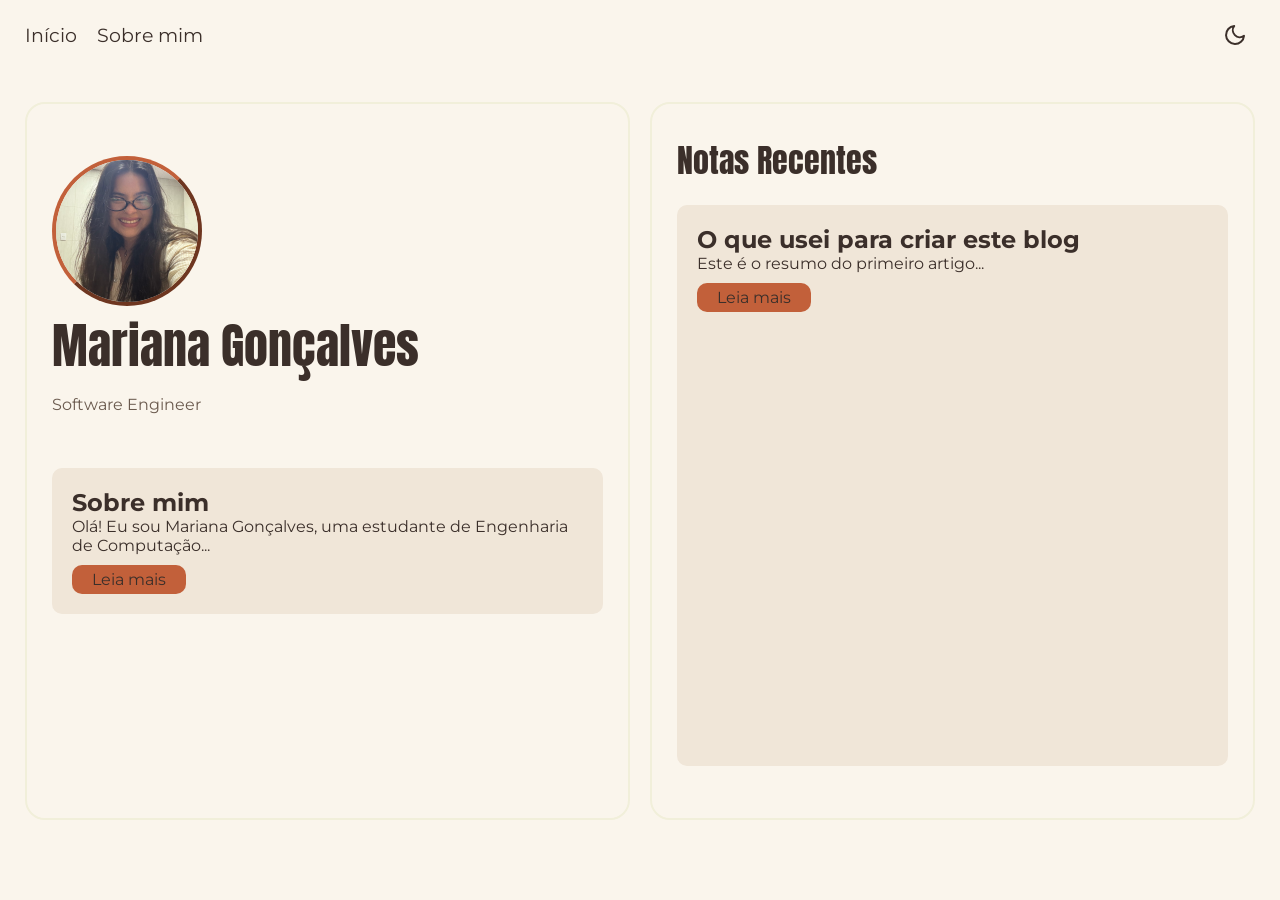
<file: index.html>
<!DOCTYPE html>
<html lang="pt-br">
<head>
    <meta charset="UTF-8">
    <meta name="viewport" content="width=device-width, initial-scale=1.0">
    <meta name="description" content="Bem-vindo ao meu blog pessoal, onde compartilho minhas experiências e aprendizados em tecnologia.">
    <title>Home | Mariana Gonçalves</title>
    <link rel="stylesheet" href="css/style.css">
    <script src="js/main.js" defer></script>
</head>
<body>
    <div id="wrapper">
        
        <div class="header">
            <ul class="menu">
                <li><a href="index.html">Início</a></li>
                <li><a href="sobre.html">Sobre mim</a></li>
            </ul>
            <button id="themeToggle">
                <svg class="moon-icon" viewBox="0 0 24 24" aria-hidden="true">
                    <path d="M21 12.79A9 9 0 1 1 11.21 3
                            7 7 0 0 0 21 12.79z"></path>
                </svg>
                <svg class="sun-icon is-hidden" viewBox="0 0 24 24" aria-hidden="true">
                    <circle cx="12" cy="12" r="4"></circle>
                    <path d="M12 2v2"></path>
                    <path d="M12 20v2"></path>
                    <path d="m4.93 4.93 1.41 1.41"></path>
                    <path d="m17.66 17.66 1.41 1.41"></path>
                    <path d="M2 12h2"></path>
                    <path d="M20 12h2"></path>
                    <path d="m6.34 17.66-1.41 1.41"></path>
                    <path d="m19.07 4.93-1.41 1.41"></path>
                </svg>
            </button>
        </div>

        <main class="main-content">
            <div class="body-content">

                <div class="info">
                    <img class="foto" src="assets/img/foto_perfil.jpeg" alt="Foto de Mariana Gonçalves">
                    <h1 class="nome">Mariana Gonçalves</h1>
                    <p class="texto-introdutorio">Software Engineer</p>
                </div>

                <div class="resumos">
                    <article class="resobremim">
                        <h2>Sobre mim</h2>
                        <p class="texto-artigo">Olá! Eu sou Mariana Gonçalves, uma estudante de Engenharia de Computação...</p>
                        <a href="sobre.html" class="botão">Leia mais</a>
                    </article>
                </div>
            </div>    

            <div class="content-artigos">
                <h3 class="titulo-notas">Notas Recentes</h3>
                <article class="artigo">
                    <h2>O que usei para criar este blog</h2>
                    <p class="texto-artigo">Este é o resumo do primeiro artigo...</p>
                    <a href="artigos/oqueusei.html" class="botão">Leia mais</a>
                </article>
            </div>
        </main>

    </div>
</body>
</html>
</file>
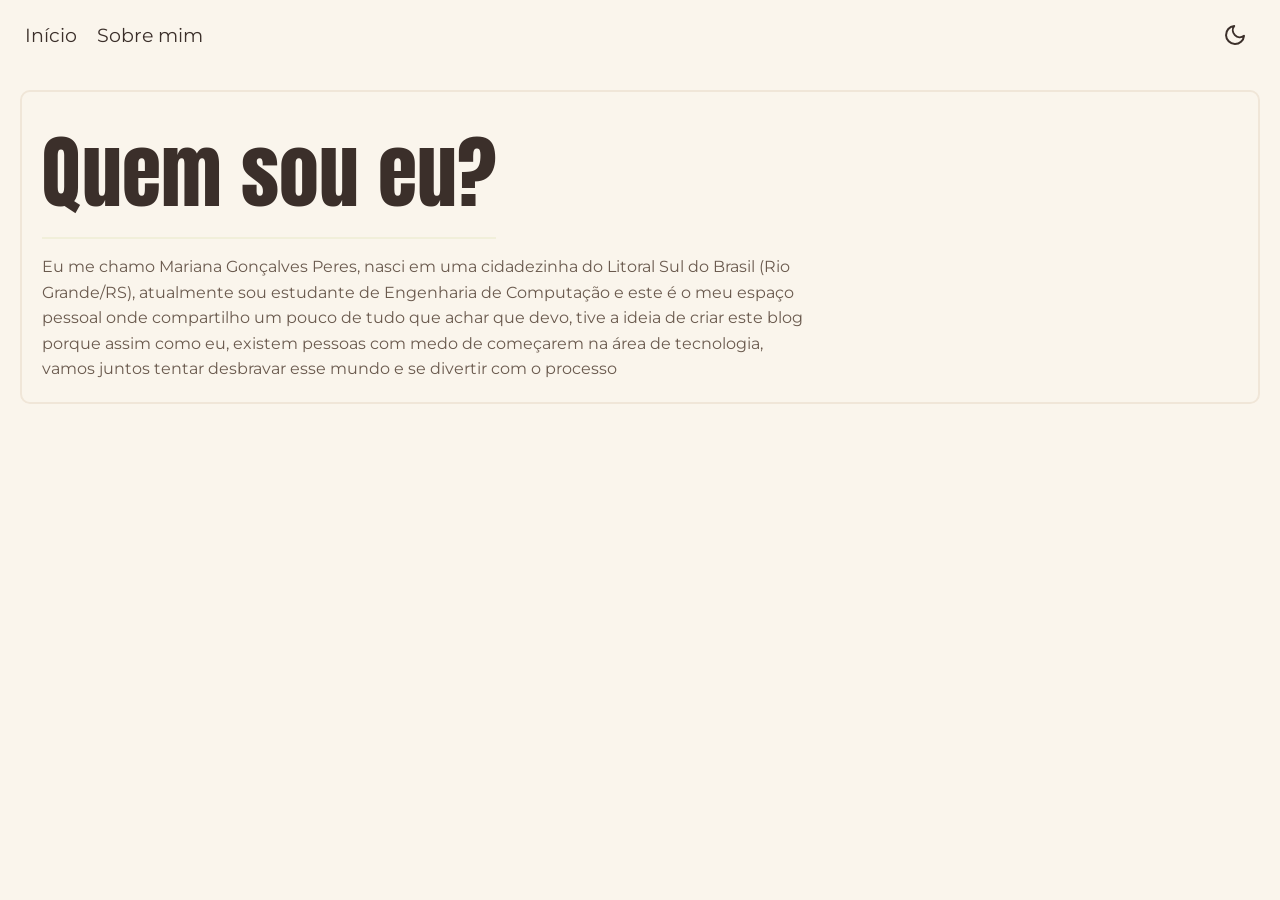
<file: sobre.html>
<!DOCTYPE html>
<html lang="pt-br">
<head>
    <meta charset="UTF-8">
    <meta name="viewport" content="width=device-width, initial-scale=1.0">
    <title>Sobre Mim | Mariana Gonçalves</title>
    <link rel="stylesheet" href="css/style.css">
    <script src="js/main.js" defer></script>
</head>
<body>
    <div id="wrapper">

        <div class="header">
           <ul class="menu">
                <li><a href="index.html">Início</a></li>
                <li><a href="sobre.html">Sobre mim</a></li>
            </ul>
            <button id="themeToggle">
                <svg class="moon-icon" viewBox="0 0 24 24" aria-hidden="true">
                    <path d="M21 12.79A9 9 0 1 1 11.21 3
                            7 7 0 0 0 21 12.79z"></path>
                </svg>
                <svg class="sun-icon is-hidden" viewBox="0 0 24 24" aria-hidden="true">
                    <circle cx="12" cy="12" r="4"></circle>
                    <path d="M12 2v2"></path>
                    <path d="M12 20v2"></path>
                    <path d="m4.93 4.93 1.41 1.41"></path>
                    <path d="m17.66 17.66 1.41 1.41"></path>
                    <path d="M2 12h2"></path>
                    <path d="M20 12h2"></path>
                    <path d="m6.34 17.66-1.41 1.41"></path>
                    <path d="m19.07 4.93-1.41 1.41"></path>
                </svg>
            </button>
        </div>

        <div class="body-content2">
            <h1 class="divisoria">Quem sou eu?</h1>
            <p class="texto-introdutorio">Eu me chamo Mariana Gonçalves Peres, nasci em uma cidadezinha do Litoral Sul do Brasil (Rio Grande/RS), atualmente sou estudante de Engenharia de Computação e este é o meu espaço pessoal onde compartilho um pouco de tudo que achar que devo, tive a ideia de criar este blog porque assim como eu, existem pessoas com medo de começarem na área de tecnologia, vamos juntos tentar desbravar esse mundo e se divertir com o processo</p>
        </div>
        
        <footer class="footer">
           
        </footer>

    </div>
</body>
</html>
</file>
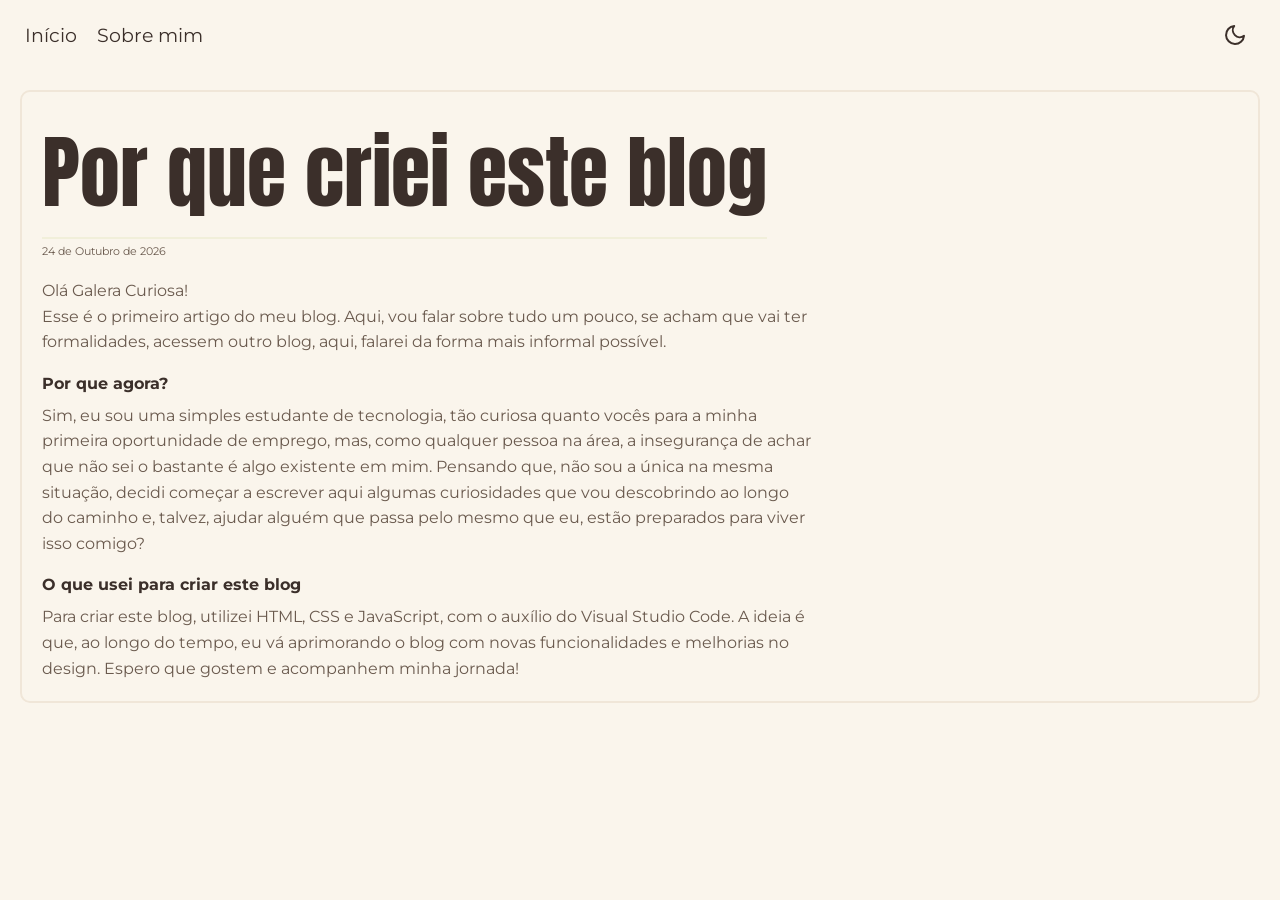
<file: artigos/oqueusei.html>
<!DOCTYPE html>
<html lang="pt-br">
<head>
    <meta charset="UTF-8">
    <meta name="viewport" content="width=device-width, initial-scale=1.0">
    <title>O que usei para criar este blog | Mariana Gonçalves</title>
    <link rel="stylesheet" href="../css/style.css">
    <script src="../js/main.js" defer></script>
</head>
<body>
    <div id="wrapper">

        <div class="header">
           <ul class="menu">
                <li><a href="../index.html">Início</a></li>
                <li><a href="../sobre.html">Sobre mim</a></li>
            </ul>
            <button id="themeToggle">
                <svg class="moon-icon" viewBox="0 0 24 24" aria-hidden="true">
                    <path d="M21 12.79A9 9 0 1 1 11.21 3
                            7 7 0 0 0 21 12.79z"></path>
                </svg>
                <svg class="sun-icon is-hidden" viewBox="0 0 24 24" aria-hidden="true">
                    <circle cx="12" cy="12" r="4"></circle>
                    <path d="M12 2v2"></path>
                    <path d="M12 20v2"></path>
                    <path d="m4.93 4.93 1.41 1.41"></path>
                    <path d="m17.66 17.66 1.41 1.41"></path>
                    <path d="M2 12h2"></path>
                    <path d="M20 12h2"></path>
                    <path d="m6.34 17.66-1.41 1.41"></path>
                    <path d="m19.07 4.93-1.41 1.41"></path>
                </svg>
            </button>
        </div>

        <div class="body-content2">
            <h1 class="divisoria">Por que criei este blog</h1>
            <time class="data-artigo" datetime="2026-10-24">24 de Outubro de 2026</time>
            <p class="texto-introdutorio">Olá Galera Curiosa!<br> Esse é o primeiro artigo do meu blog. Aqui, vou falar sobre tudo um pouco, se acham que vai ter formalidades, acessem outro blog, aqui, falarei da forma mais informal possível.</p><br>
            <h4 class="subtitulo">Por que agora?</h4>
            <p class="texto-introdutorio">Sim, eu sou uma simples estudante de tecnologia, tão curiosa quanto vocês para a minha primeira oportunidade de emprego, mas, como qualquer pessoa na área, a insegurança de achar que não sei o bastante é algo existente em mim. Pensando que, não sou a única na mesma situação, decidi começar a escrever aqui algumas curiosidades que vou descobrindo ao longo do caminho e, talvez, ajudar alguém que passa pelo mesmo que eu, estão preparados para viver isso comigo?</p><br>
            <h4 class="subtitulo">O que usei para criar este blog</h4>
            <p class="texto-introdutorio">Para criar este blog, utilizei HTML, CSS e JavaScript, com o auxílio do Visual Studio Code. A ideia é que, ao longo do tempo, eu vá aprimorando o blog com novas funcionalidades e melhorias no design. Espero que gostem e acompanhem minha jornada!</p>
        </div>
        
        <footer class="footer">
           
        </footer>

    </div>
</body>
</html>
</file>
<file: css/style.css>
@import url('https://fonts.googleapis.com/css2?family=Anton&display=swap');
@import url('https://fonts.googleapis.com/css2?family=Montserrat:ital,wght@0,100..900;1,100..900&display=swap');

*  {
  margin: 0;
  padding: 0;
  box-sizing: border-box;
}

:root {
  --bg-color: #FAF5EC;
  --text-color: #3b2f2a;
  --divider-color: #f1efda;
  --hover-color: #c2603a;
  --footer-bgcolor: #6b8f71;
  --footer-color: #f7f4d5;
  --p-color: #6a5a4e;
  --article-bgcolor: #f0e6d8;
}

html,
body {
  background-color: var(--bg-color);
  color: var(--text-color);
  min-height: 100%;
  font-family: 'Montserrat', sans-serif;
}

body.dark-mode {
  --bg-color: #1e1814;
  --text-color: #f0e6db;
  --divider-color: #262525;
  --hover-color:  #e58a62;
  --footer-bgcolor: #8fb596;
  --footer-color: #105666;
  --p-color: #b8a794;
  --article-bgcolor: #6a5a4e;
}

#wrapper {
  min-height: 100vh;
  display: flex;
  flex-direction: column;
}

.main-content {
  display: flex;
  flex: 1;
  gap: 20px;
  padding: 2rem 25px 5rem;
  align-items: stretch;
}

.body-content, .content-artigos {
  flex: 1;
  padding: 2rem 25px;
  margin: 0;
  border: 2px solid var(--divider-color);
  border-radius: 20px;
}

.body-content2 {
  border: 2px solid var(--article-bgcolor);
  border-radius: 10px;
  padding: 20px;
  margin: 20px;
}

.menu {
  list-style: none;
  margin: 0;
  padding: 0;
  display: flex;
  gap: 20px;
}

.content-artigos {
  display: flex;
  flex-direction: column;
  align-items: stretch;
}

.artigo {
  background-color: var(--article-bgcolor);
  border-radius: 10px;
  padding: 20px;
  margin-bottom: 20px;
  flex: 1;
}

.info {
  margin-bottom: 50px;
}

.texto-introdutorio {
  display: block;
  color: var(--p-color);
  font-size: 1rem;
  line-height: 1.6;
  max-width: 70ch;
  margin-top: 10px;
}


h1 {
    font-family: 'Anton', sans-serif;
    font-weight: 400;
    font-size: 5rem;
    font-style: normal;
    color: var(--text-color);

}

.divisoria {
  display: inline-block;
  border-bottom: 2px solid var(--divider-color);
  padding-bottom: 5px;
  margin-bottom: 5px;
}

.titulo-notas {
  font-family: 'Anton', sans-serif;
  font-weight: 400;
  font-size: 2rem;
  font-style: normal;
  color: var(--text-color);
  margin-bottom: 20px;
}

.menu a {
  text-decoration: none;
  color: var(--text-color);
  font-size: 1.2rem;
  transition: color 0.3s ease; 
}

.menu a:hover {
  color: var(--hover-color);
}

#themeToggle {
  display: flex;
  align-items: center;
  justify-content: center;
  width: 40px;
  height: 40px;
  border: none;
  background: transparent;
  color: var(--text-color);
  cursor: pointer;
  margin-left: auto;
}

#themeToggle svg {
  width: 24px;
  height: 24px;
  fill: none;
  stroke: currentColor;
  stroke-width: 2;
  stroke-linecap: round;
  stroke-linejoin: round;
}

#themeToggle:hover {
  color: var(--hover-color);
}

#themeToggle .is-hidden {
  display: none;
}

.header {
  display: flex;
  align-items: center;
  gap: 20px;
  padding: 15px 25px;
}

.nome {
  font-family: 'Anton', sans-serif;
  font-weight: 400;
  font-size: 3rem;
  font-style: normal;
  color: var(--text-color);
}

.foto {
  width: 150px;
  height: 150px;
  border: 4px outset var(--hover-color);
  border-radius: 50%;
  object-fit: cover;
  margin-top: 20px;
}

.resumos {
  background-color: var(--article-bgcolor);
  border-radius: 10px;
  margin-top: 20px;
  display: flex;
  gap: 20px;
}
.resobremim {
  margin: 20px 20px 20px 20px;
}

.botão {
  display: inline-block;
  padding: 5px 20px;
  margin-top: 10px;
  background-color: var(--hover-color);
  color: var(--text-color);
  text-decoration: none;
  border-radius: 10px;
  transition: background-color 0.3s ease;
}

.botão:hover {
  background-color: var(--text-color);
  color: var(--hover-color);
}

.data-artigo {
  display: block;
  color: var(--p-color);
  font-size: 0.7rem;
  margin-bottom: 20px;
}

@media (max-width: 768px) {
  .main-content {
    flex-direction: column;
  }
}
</file>
